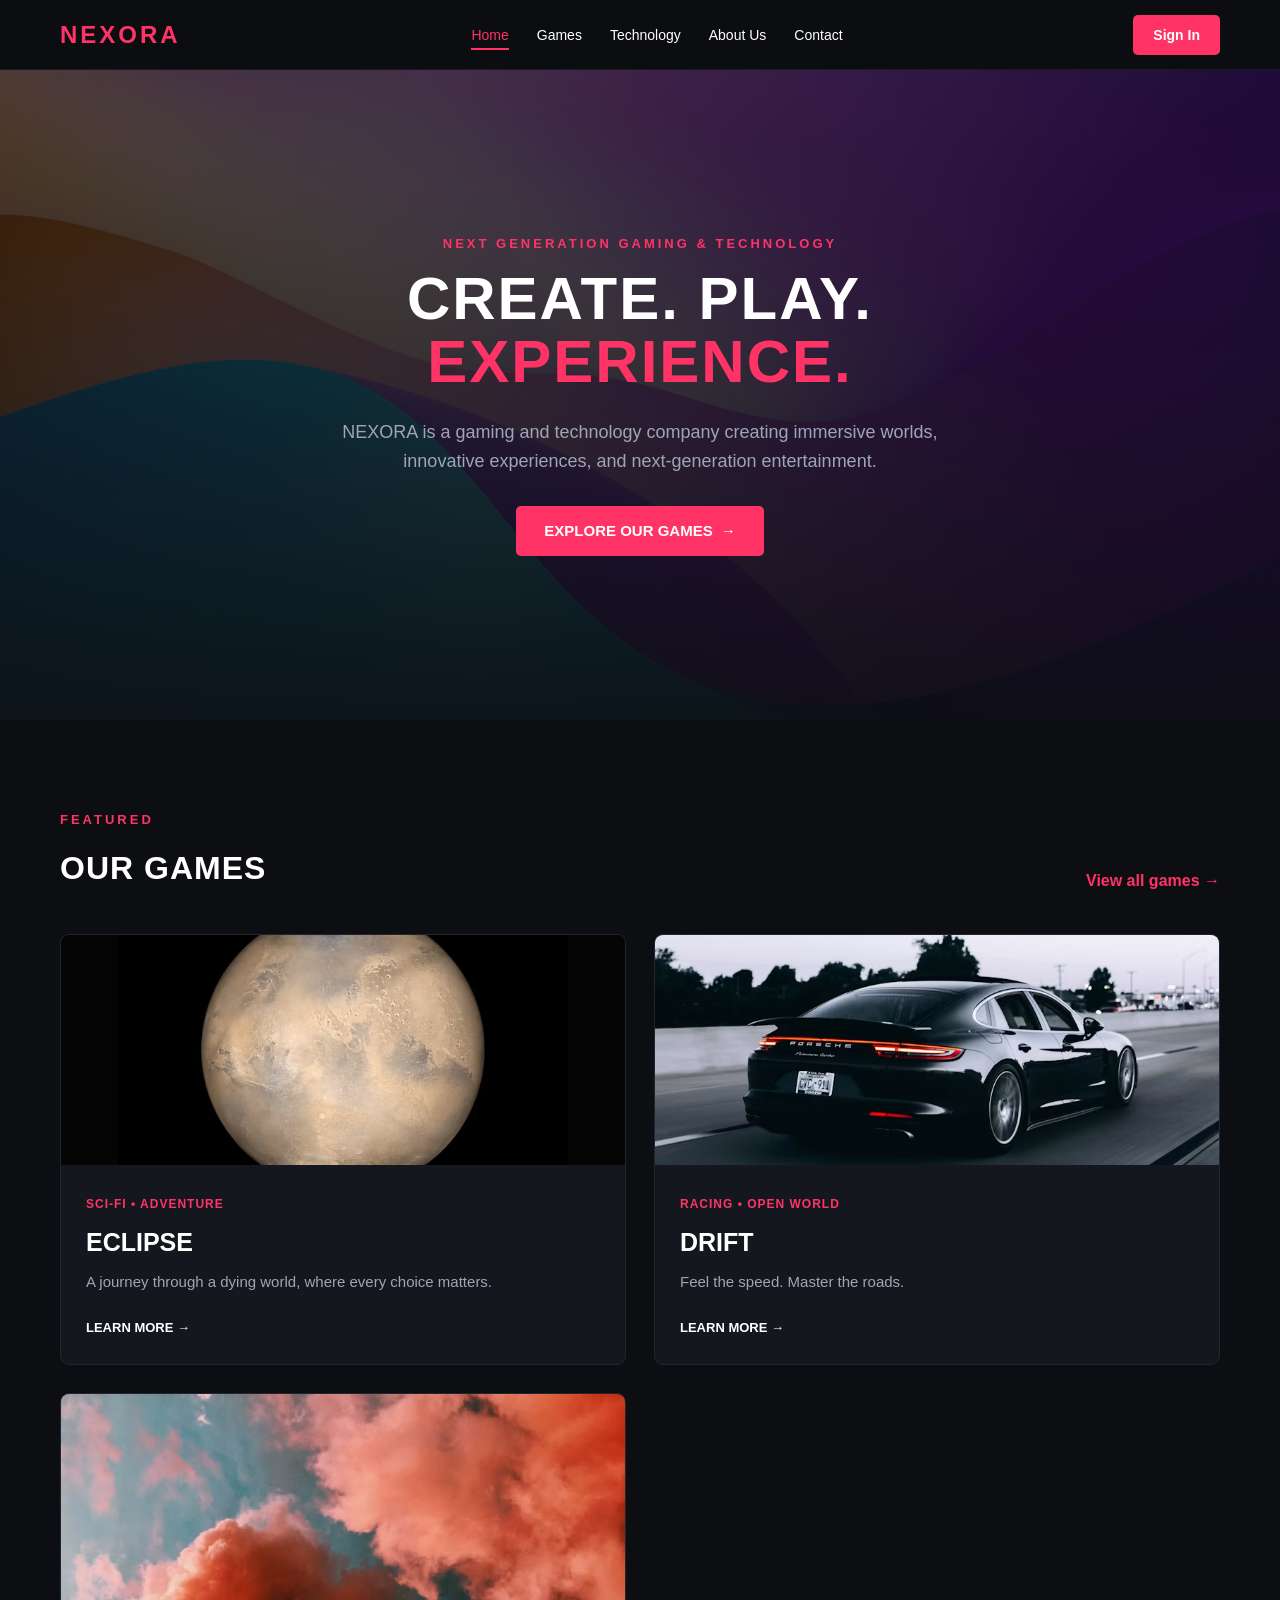
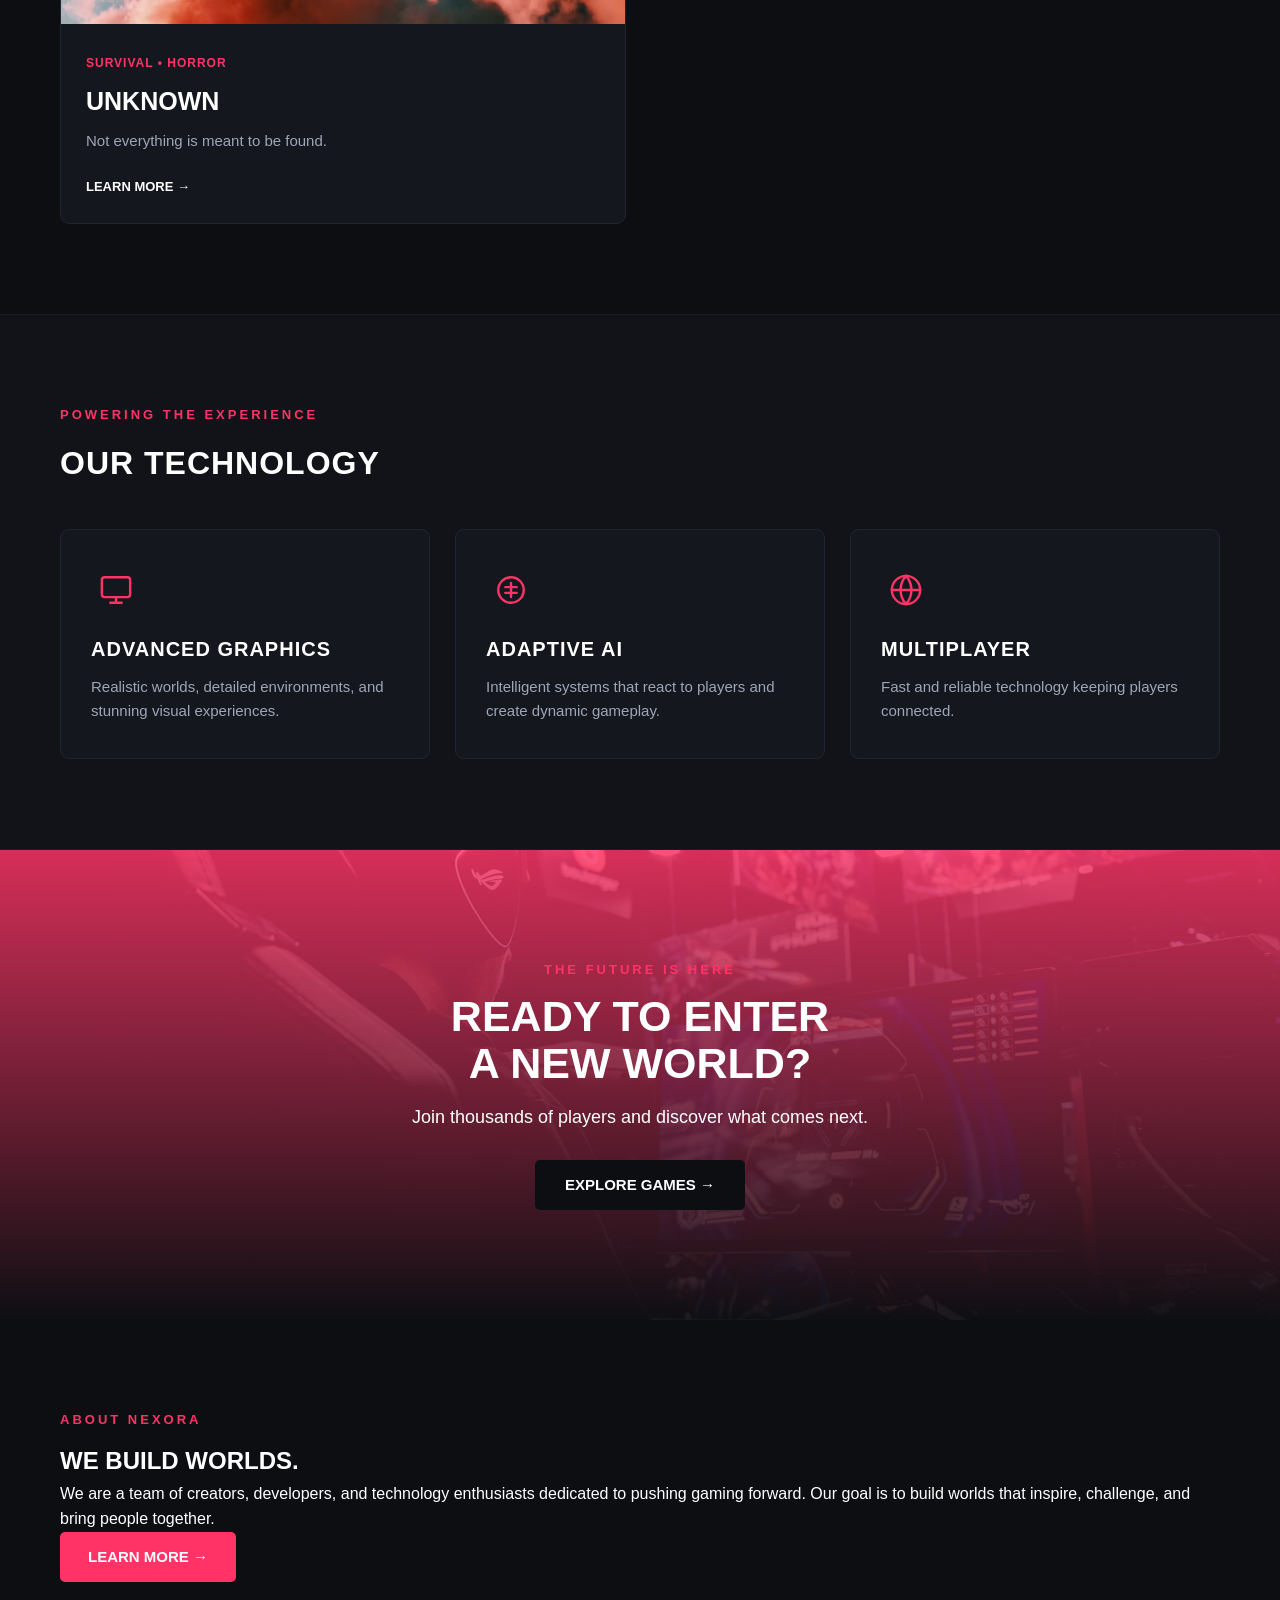
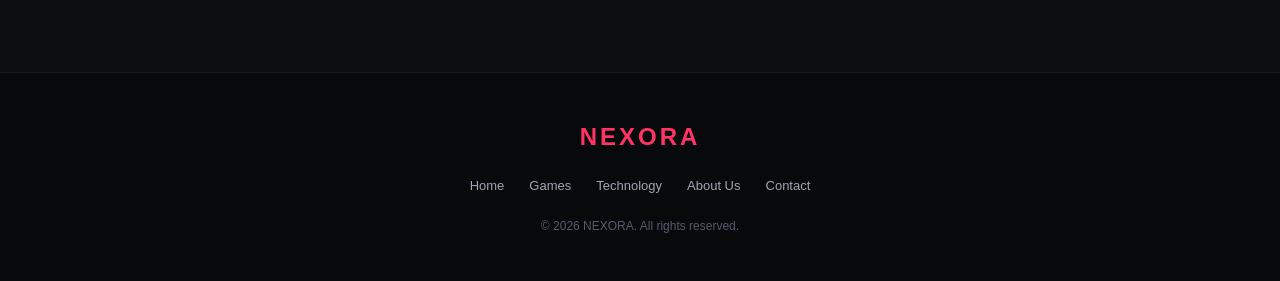
<file: index.html>
<!DOCTYPE html>
<html lang="en">
<head>
    <meta charset="UTF-8">
    <meta name="viewport" content="width=device-width, initial-scale=1.0">
    <link rel="stylesheet" href="style.css">
    <link rel="icon" type="image/png" href="./images/favicon.png">
    <title>NEXORA - Gaming & Technology</title>
</head>

<body>

<header>
    <div class="container navbar">

        <a href="index.html" class="logo">NEXORA</a>

        <nav>
            <!-- Hamburger button -->
             <input type="checkbox" id="menu-toggle">
             <label for="menu-toggle" class="hamburger">
                <span></span>
                <span></span>
                <span></span>
            </label>
            
            <ul class="nav-links">
                <li><a href="index.html" class="active">Home</a></li>
                <li><a href="games.html">Games</a></li>
                <li><a href="technology.html">Technology</a></li>
                <li><a href="about.html">About Us</a></li>
                <li><a href="contact.html">Contact</a></li>
            </ul>
        </nav>

        <a href="signin.html" class="btn-signin">Sign In</a>

    </div>
</header>


<main>

    <!-- HERO -->

    <section class="hero">
        <div class="container hero-content">

            <p class="sub-tag">NEXT GENERATION GAMING & TECHNOLOGY</p>

            <h1>CREATE. PLAY.<br><span>EXPERIENCE.</span></h1>

            <p class="hero-text">
                NEXORA is a gaming and technology company creating immersive
                worlds, innovative experiences, and next-generation entertainment.
            </p>

            <a href="games.html" class="btn-primary">
                EXPLORE OUR GAMES
                <span>→</span>
            </a>

        </div>
    </section>


    <!-- FEATURED GAMES -->

    <section class="section">
        <div class="container">

            <div class="section-header">
                <div>
                    <p class="sub-tag">FEATURED</p>
                    <h2>OUR GAMES</h2>
                </div>

                <a href="games.html" class="view-all">
                    View all games →
                </a>
            </div>


            <div class="games-grid">

                <article class="game-card">

                    <img src="./images/homeCard-1.png"
                         alt="Eclipse">

                    <div class="card-body">

                        <span class="genre">SCI-FI • ADVENTURE</span>

                        <h3>ECLIPSE</h3>

                        <p>
                            A journey through a dying world,
                            where every choice matters.
                        </p>

                        <a href="games.html" class="card-link">
                            LEARN MORE →
                        </a>

                    </div>
                </article>


                <article class="game-card">

                    <img src="./images/homeCard-2.png"
                         alt="Drift">

                    <div class="card-body">

                        <span class="genre">RACING • OPEN WORLD</span>

                        <h3>DRIFT</h3>

                        <p>
                            Feel the speed. Master the roads.
                        </p>

                        <a href="games.html" class="card-link">
                            LEARN MORE →
                        </a>

                    </div>
                </article>


                <article class="game-card">

                    <img src="./images/homeCard-3.png"
                         alt="Unknown">

                    <div class="card-body">

                        <span class="genre">SURVIVAL • HORROR</span>

                        <h3>UNKNOWN</h3>

                        <p>
                            Not everything is meant to be found.
                        </p>

                        <a href="games.html" class="card-link">
                            LEARN MORE →
                        </a>

                    </div>
                </article>

            </div>

        </div>
    </section>


    <!-- TECHNOLOGY -->

    <section class="dark-section">

        <div class="container">

            <div class="section-header">
                <div>
                    <p class="sub-tag">POWERING THE EXPERIENCE</p>
                    <h2>OUR TECHNOLOGY</h2>
                </div>
            </div>


            <div class="tech-grid">

                <article class="tech-card">

                    <div class="icon">
                        <svg viewBox="0 0 24 24">
                            <rect x="2" y="3" width="20" height="14" rx="2"/>
                            <line x1="8" y1="21" x2="16" y2="21"/>
                            <line x1="12" y1="17" x2="12" y2="21"/>
                        </svg>
                    </div>

                    <h3>ADVANCED GRAPHICS</h3>

                    <p>
                        Realistic worlds, detailed environments,
                        and stunning visual experiences.
                    </p>

                </article>


                <article class="tech-card">

                    <div class="icon">
                        <svg viewBox="0 0 24 24">
                            <circle cx="12" cy="12" r="9"/>
                            <path d="M12 7v10"/>
                            <path d="M8 10h8"/>
                            <path d="M8 14h8"/>
                        </svg>
                    </div>

                    <h3>ADAPTIVE AI</h3>

                    <p>
                        Intelligent systems that react to
                        players and create dynamic gameplay.
                    </p>

                </article>


                <article class="tech-card">

                    <div class="icon">
                        <svg viewBox="0 0 24 24">
                            <circle cx="12" cy="12" r="10"/>
                            <line x1="2" y1="12" x2="22" y2="12"/>
                            <path d="M12 2a15 15 0 0 1 0 20"/>
                            <path d="M12 2a15 15 0 0 0 0 20"/>
                        </svg>
                    </div>

                    <h3>MULTIPLAYER</h3>

                    <p>
                        Fast and reliable technology
                        keeping players connected.
                    </p>

                </article>

            </div>

        </div>
    </section>


    <!-- CTA -->

    <section class="cta">

        <div class="container">

            <p class="sub-tag">THE FUTURE IS HERE</p>

            <h2>READY TO ENTER<br>A NEW WORLD?</h2>

            <p>
                Join thousands of players and discover
                what comes next.
            </p>

            <a href="games.html" class="btn-dark">
                EXPLORE GAMES →
            </a>

        </div>

    </section>


    <!-- ABOUT -->

    <section class="section about-preview">

        <div class="container">

            <p class="sub-tag">ABOUT NEXORA</p>

            <h2>WE BUILD WORLDS.</h2>

            <p>
                We are a team of creators, developers, and technology
                enthusiasts dedicated to pushing gaming forward.
                Our goal is to build worlds that inspire, challenge,
                and bring people together.
            </p>

            <a href="about.html" class="btn-primary">
                LEARN MORE →
            </a>

        </div>

    </section>

</main>


<footer>

    <div class="container footer-content">

        <a href="index.html" class="logo">NEXORA</a>

        <ul class="footer-links">
            <li><a href="index.html">Home</a></li>
            <li><a href="games.html">Games</a></li>
            <li><a href="technology.html">Technology</a></li>
            <li><a href="about.html">About Us</a></li>
            <li><a href="contact.html">Contact</a></li>
        </ul>

        <p>© 2026 NEXORA. All rights reserved.</p>

    </div>

</footer>

</body>
</html>
</file>
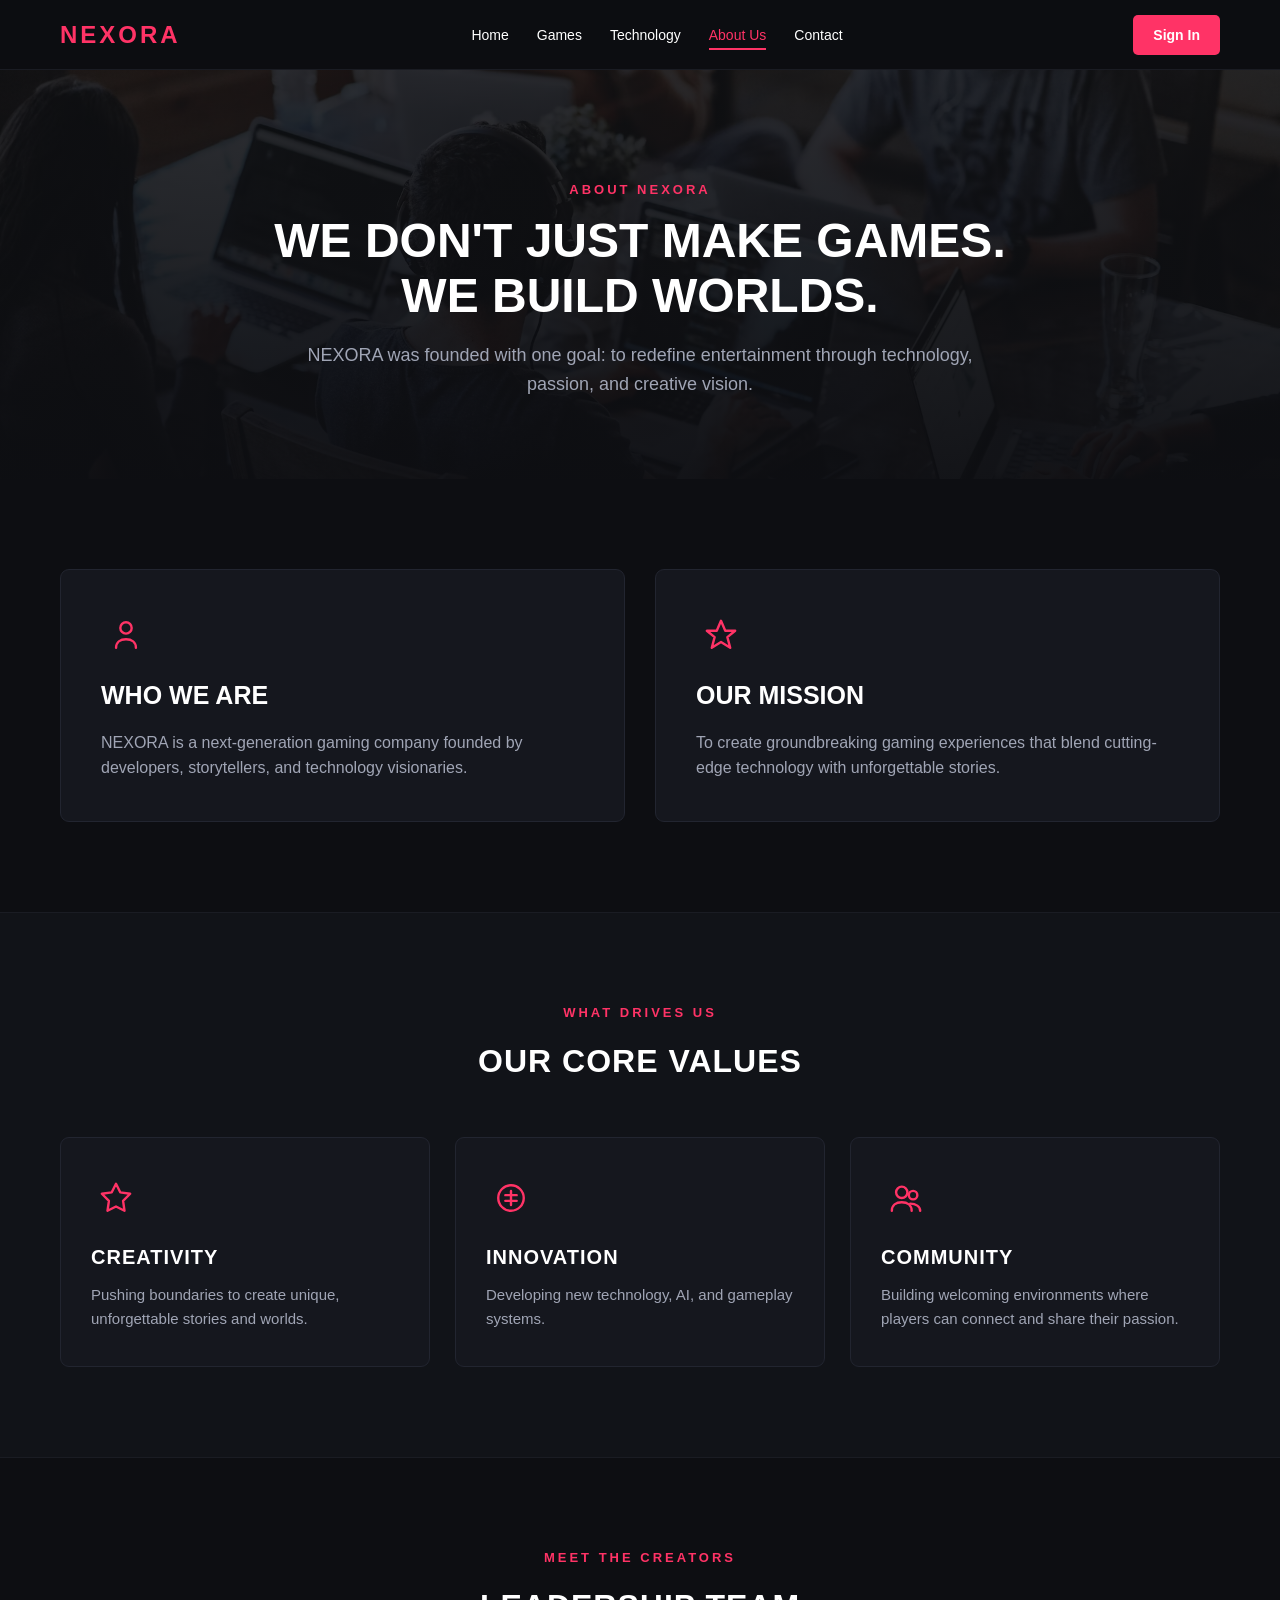
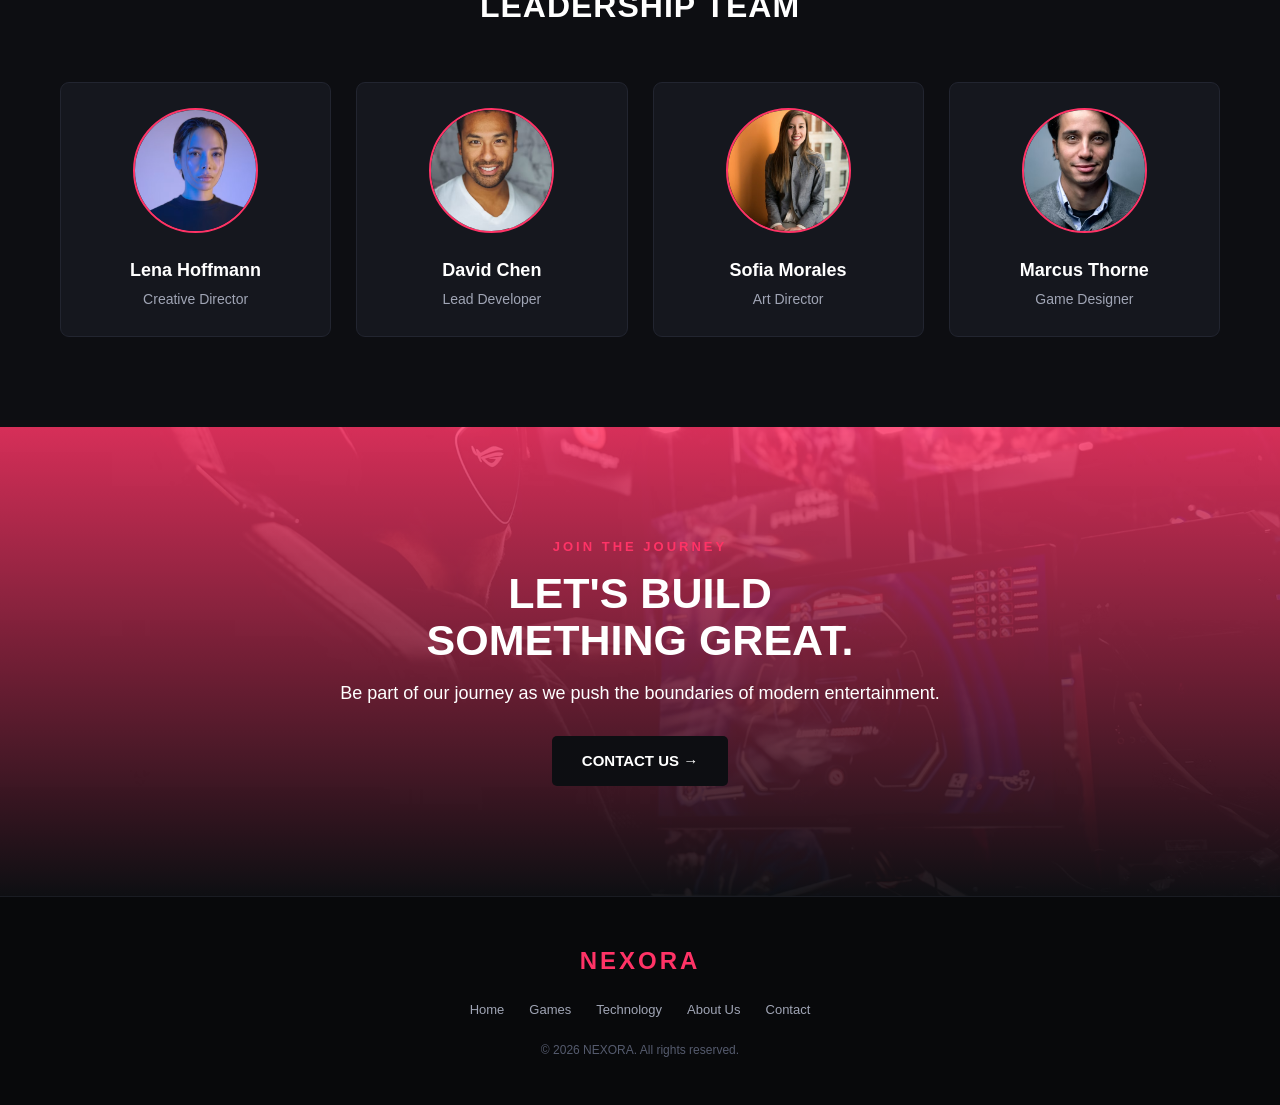
<file: about.html>
<!DOCTYPE html>
<html lang="en">
<head>
    <meta charset="UTF-8">
    <meta name="viewport" content="width=device-width, initial-scale=1.0">
    <link rel="stylesheet" href="style.css">
    <link rel="icon" type="image/png" href="./images/favicon.png">
    <title>NEXORA - About Us</title>
</head>

<body>

<header>
    <div class="container navbar">

        <a href="index.html" class="logo">NEXORA</a>

        <nav>
            <!-- Hamburger button -->
            <input type="checkbox" id="menu-toggle">
            <label for="menu-toggle" class="hamburger">
                <span></span>
                <span></span>
                <span></span>
            </label>

            <ul class="nav-links">
                <li><a href="index.html">Home</a></li>
                <li><a href="games.html">Games</a></li>
                <li><a href="technology.html">Technology</a></li>
                <li><a href="about.html" class="active">About Us</a></li>
                <li><a href="contact.html">Contact</a></li>
            </ul>
        </nav>

        <a href="signin.html" class="btn-signin">Sign In</a>

    </div>
</header>


<main>

    <section class="page-hero about-hero">

        <div class="container">

            <p class="sub-tag">ABOUT NEXORA</p>

            <h1>WE DON'T JUST MAKE GAMES.<br>WE BUILD WORLDS.</h1>

            <p>
                NEXORA was founded with one goal:
                to redefine entertainment through technology,
                passion, and creative vision.
            </p>

        </div>

    </section>


    <section class="section">

        <div class="container">

            <div class="info-grid">

                <article class="info-box">

                    <div class="icon">
                        <svg viewBox="0 0 24 24">
                            <circle cx="12" cy="7" r="4"/>
                            <path d="M5 21c0-4 3-6 7-6s7 2 7 6"/>
                        </svg>
                    </div>

                    <h2>WHO WE ARE</h2>

                    <p>
                        NEXORA is a next-generation gaming company
                        founded by developers, storytellers, and
                        technology visionaries.
                    </p>

                </article>


                <article class="info-box">

                    <div class="icon">
                        <svg viewBox="0 0 24 24">
                            <path d="M12 2l3 7h7l-5.5 4.5L18.5 21 12 17l-6.5 4L7.5 13.5 2 9h7z"/>
                        </svg>
                    </div>

                    <h2>OUR MISSION</h2>

                    <p>
                        To create groundbreaking gaming experiences
                        that blend cutting-edge technology with
                        unforgettable stories.
                    </p>

                </article>

            </div>

        </div>

    </section>


    <section class="dark-section">

        <div class="container">

            <div class="section-title">

                <p class="sub-tag">WHAT DRIVES US</p>

                <h2>OUR CORE VALUES</h2>

            </div>


            <div class="tech-grid">

                <article class="tech-card">

                    <div class="icon">
                        <svg viewBox="0 0 24 24">
                            <polygon points="12 2 15 8 22 9 17 14 18 21 12 18 6 21 7 14 2 9 9 8"/>
                        </svg>
                    </div>

                    <h3>CREATIVITY</h3>

                    <p>
                        Pushing boundaries to create unique,
                        unforgettable stories and worlds.
                    </p>

                </article>


                <article class="tech-card">

                    <div class="icon">
                        <svg viewBox="0 0 24 24">
                            <circle cx="12" cy="12" r="9"/>
                            <path d="M12 7v10"/>
                            <path d="M8 10h8"/>
                            <path d="M8 14h8"/>
                        </svg>
                    </div>

                    <h3>INNOVATION</h3>

                    <p>
                        Developing new technology, AI,
                        and gameplay systems.
                    </p>

                </article>


                <article class="tech-card">

                    <div class="icon">
                        <svg viewBox="0 0 24 24">
                            <circle cx="9" cy="8" r="4"/>
                            <circle cx="17" cy="10" r="3"/>
                            <path d="M2 21c0-4 3-6 7-6s7 2 7 6"/>
                            <path d="M15 16c4 0 7 2 7 5"/>
                        </svg>
                    </div>

                    <h3>COMMUNITY</h3>

                    <p>
                        Building welcoming environments where
                        players can connect and share their passion.
                    </p>

                </article>

            </div>

        </div>

    </section>


    <section class="section">

        <div class="container">

            <div class="section-title">

                <p class="sub-tag">MEET THE CREATORS</p>

                <h2>LEADERSHIP TEAM</h2>

            </div>


            <div class="team-grid">

                <article class="team-card">

                    <img src="./images/about-1.png"
                         alt="Lena Hoffmann">

                    <h3>Lena Hoffmann</h3>

                    <p>Creative Director</p>

                </article>


                <article class="team-card">

                    <img src="./images/about-2.png"
                         alt="David Chen">

                    <h3>David Chen</h3>

                    <p>Lead Developer</p>

                </article>


                <article class="team-card">

                    <img src="./images/about-3.png"
                         alt="Sofia Morales">

                    <h3>Sofia Morales</h3>

                    <p>Art Director</p>

                </article>


                <article class="team-card">

                    <img src="./images/about-4.png"
                         alt="Marcus Thorne">

                    <h3>Marcus Thorne</h3>

                    <p>Game Designer</p>

                </article>

            </div>

        </div>

    </section>


    <section class="cta">

        <div class="container">

            <p class="sub-tag">JOIN THE JOURNEY</p>

            <h2>LET'S BUILD<br>SOMETHING GREAT.</h2>

            <p>
                Be part of our journey as we push
                the boundaries of modern entertainment.
            </p>

            <a href="contact.html" class="btn-dark">
                CONTACT US →
            </a>

        </div>

    </section>

</main>


<footer>

    <div class="container footer-content">

        <a href="index.html" class="logo">NEXORA</a>

        <ul class="footer-links">
            <li><a href="index.html">Home</a></li>
            <li><a href="games.html">Games</a></li>
            <li><a href="technology.html">Technology</a></li>
            <li><a href="about.html">About Us</a></li>
            <li><a href="contact.html">Contact</a></li>
        </ul>

        <p>© 2026 NEXORA. All rights reserved.</p>

    </div>

</footer>

</body>
</html>
</file>
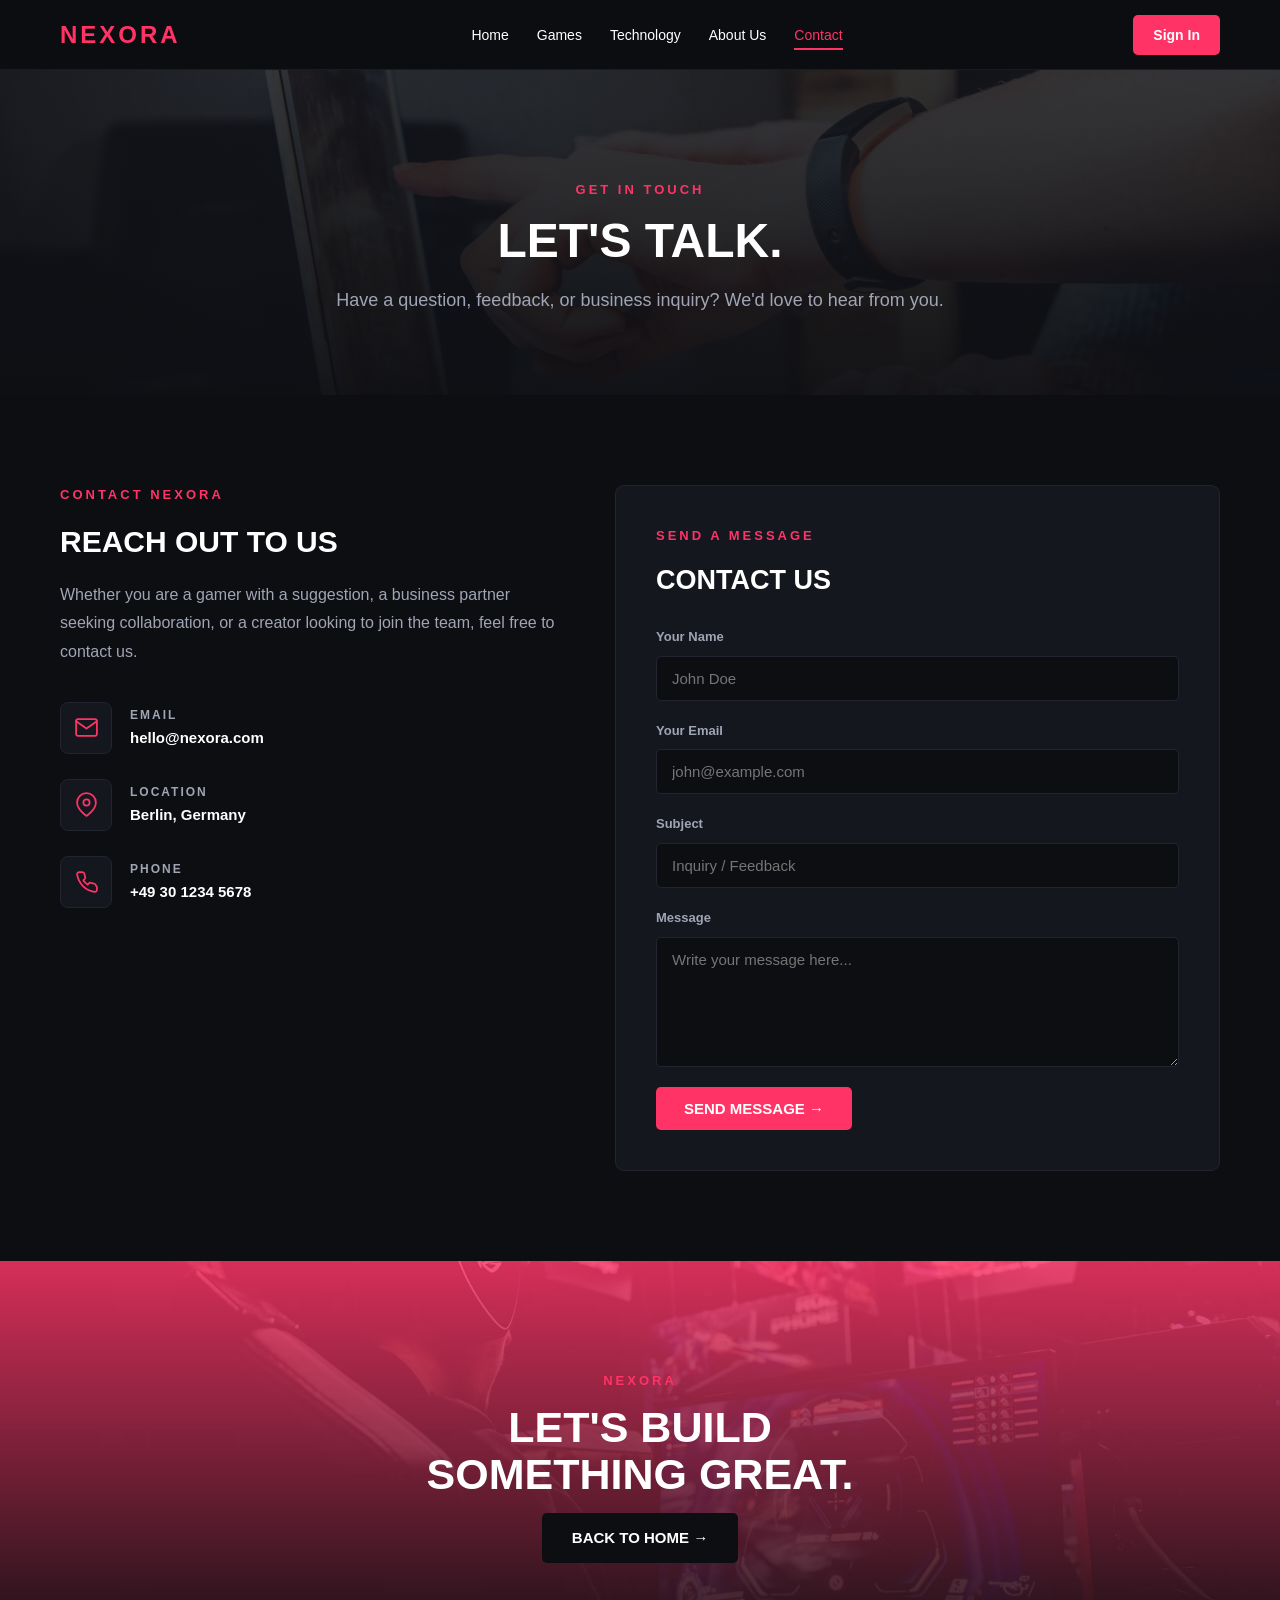
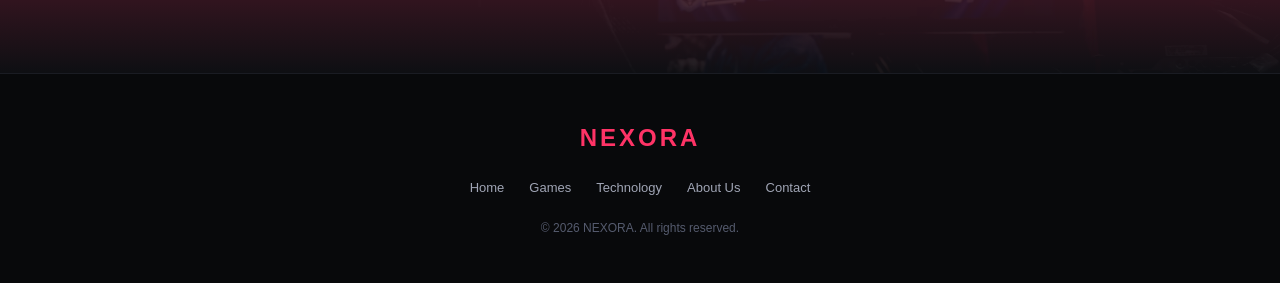
<file: contact.html>
<!DOCTYPE html>
<html lang="en">
<head>
    <meta charset="UTF-8">
    <meta name="viewport" content="width=device-width, initial-scale=1.0">
    <link rel="stylesheet" href="style.css">
    <link rel="icon" type="image/png" href="./images/favicon.png">
    <title>NEXORA - Contact</title>
</head>

<body>

<header>
    <div class="container navbar">

        <a href="index.html" class="logo">NEXORA</a>

        <nav>
            <!-- Hamburger button -->
            <input type="checkbox" id="menu-toggle">
            <label for="menu-toggle" class="hamburger">
                <span></span>
                <span></span>
                <span></span>
            </label>

            <ul class="nav-links">
                <li><a href="index.html">Home</a></li>
                <li><a href="games.html">Games</a></li>
                <li><a href="technology.html">Technology</a></li>
                <li><a href="about.html">About Us</a></li>
                <li><a href="contact.html" class="active">Contact</a></li>
            </ul>
        </nav>

        <a href="signin.html" class="btn-signin">Sign In</a>

    </div>
</header>


<main>

    <section class="page-hero contact-hero">

        <div class="container">

            <p class="sub-tag">GET IN TOUCH</p>

            <h1>LET'S TALK.</h1>

            <p>
                Have a question, feedback, or business inquiry?
                We'd love to hear from you.
            </p>

        </div>

    </section>


    <section class="section">

        <div class="container">

            <div class="contact-grid">

                <div class="contact-info">

                    <p class="sub-tag">CONTACT NEXORA</p>

                    <h2>REACH OUT TO US</h2>

                    <p class="info-desc">
                        Whether you are a gamer with a suggestion,
                        a business partner seeking collaboration,
                        or a creator looking to join the team,
                        feel free to contact us.
                    </p>


                    <div class="info-item">

                        <div class="icon-box">

                            <svg viewBox="0 0 24 24">
                                <rect x="2" y="4" width="20" height="16" rx="2"/>
                                <polyline points="2,6 12,13 22,6"/>
                            </svg>

                        </div>

                        <div>
                            <h4>EMAIL</h4>
                            <p>hello@nexora.com</p>
                        </div>

                    </div>


                    <div class="info-item">

                        <div class="icon-box">

                            <svg viewBox="0 0 24 24">
                                <path d="M21 10c0 7-9 13-9 13S3 17 3 10a9 9 0 0 1 18 0z"/>
                                <circle cx="12" cy="10" r="3"/>
                            </svg>

                        </div>

                        <div>
                            <h4>LOCATION</h4>
                            <p>Berlin, Germany</p>
                        </div>

                    </div>


                    <div class="info-item">

                        <div class="icon-box">

                            <svg viewBox="0 0 24 24">
                                <path d="M22 16.9v3a2 2 0 0 1-2.2 2A19.8 19.8 0 0 1 3 5.2 2 2 0 0 1 5 3h3a2 2 0 0 1 2 1.7c.1 1 .4 2 .7 2.8a2 2 0 0 1-.4 2.1L9 11a16 16 0 0 0 4 4l1.4-1.3a2 2 0 0 1 2.1-.4c.9.3 1.8.6 2.8.7a2 2 0 0 1 1.7 1.9z"/>
                            </svg>

                        </div>

                        <div>
                            <h4>PHONE</h4>
                            <p>+49 30 1234 5678</p>
                        </div>

                    </div>

                </div>


                <div class="form-card">

                    <p class="sub-tag">SEND A MESSAGE</p>

                    <h2>CONTACT US</h2>

                    <form>

                        <div class="form-group">

                            <label for="name">Your Name</label>

                            <input
                                type="text"
                                id="name"
                                name="name"
                                placeholder="John Doe"
                                required
                            >

                        </div>


                        <div class="form-group">

                            <label for="email">Your Email</label>

                            <input
                                type="email"
                                id="email"
                                name="email"
                                placeholder="john@example.com"
                                required
                            >

                        </div>


                        <div class="form-group">

                            <label for="subject">Subject</label>

                            <input
                                type="text"
                                id="subject"
                                name="subject"
                                placeholder="Inquiry / Feedback"
                                required
                            >

                        </div>


                        <div class="form-group">

                            <label for="message">Message</label>

                            <textarea
                                id="message"
                                name="message"
                                rows="6"
                                placeholder="Write your message here..."
                                required
                            ></textarea>

                        </div>


                        <button type="submit" class="btn-primary">
                            SEND MESSAGE →
                        </button>

                    </form>

                </div>

            </div>

        </div>

    </section>


    <section class="cta">

        <div class="container">

            <p class="sub-tag">NEXORA</p>

            <h2>LET'S BUILD<br>SOMETHING GREAT.</h2>

            <a href="index.html" class="btn-dark">
                BACK TO HOME →
            </a>

        </div>

    </section>

</main>


<footer>

    <div class="container footer-content">

        <a href="index.html" class="logo">NEXORA</a>

        <ul class="footer-links">
            <li><a href="index.html">Home</a></li>
            <li><a href="games.html">Games</a></li>
            <li><a href="technology.html">Technology</a></li>
            <li><a href="about.html">About Us</a></li>
            <li><a href="contact.html">Contact</a></li>
        </ul>

        <p>© 2026 NEXORA. All rights reserved.</p>

    </div>

</footer>

</body>
</html>
</file>
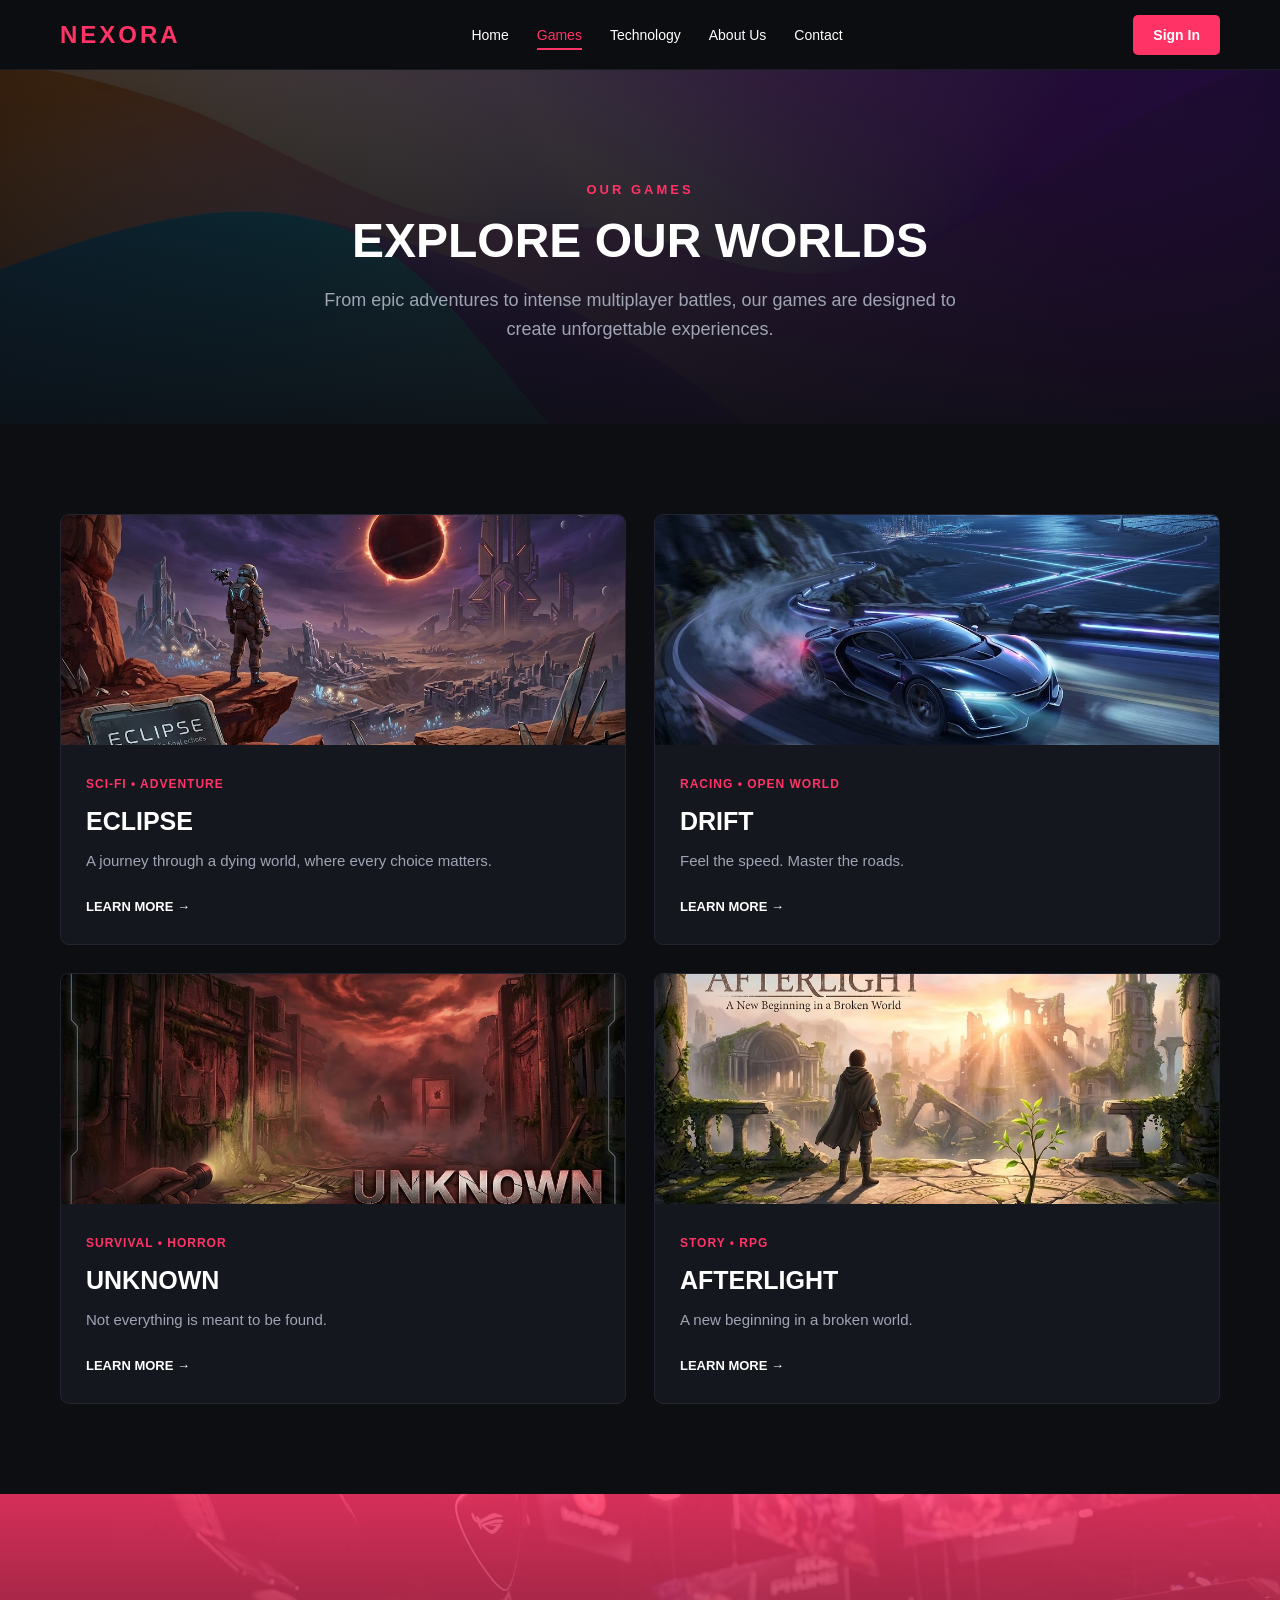
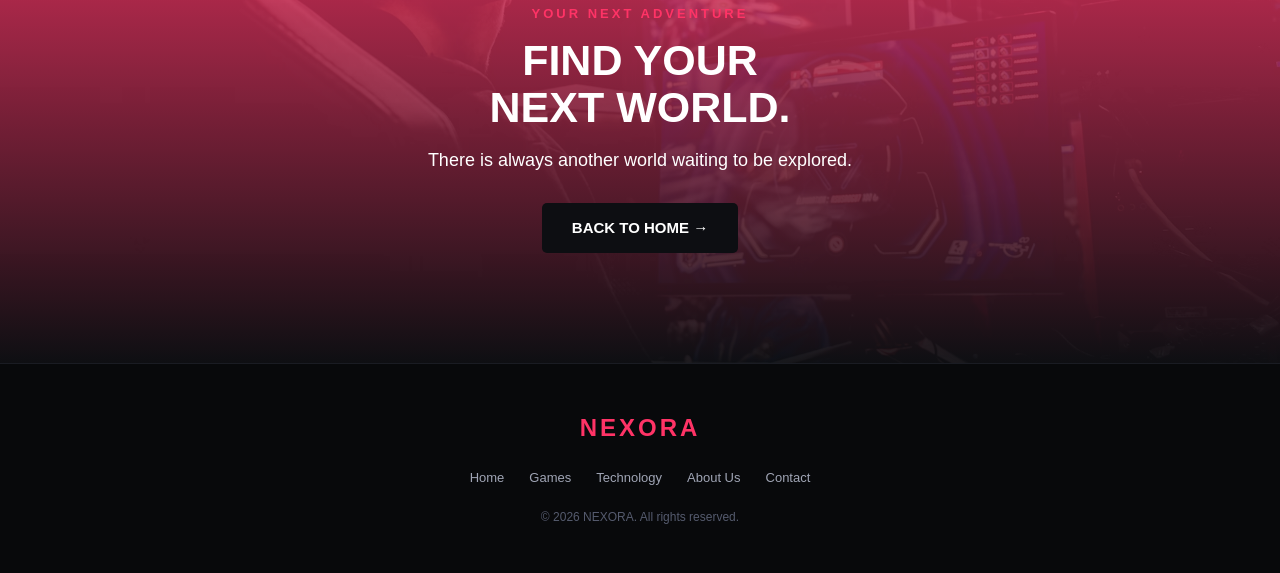
<file: games.html>
<!DOCTYPE html>
<html lang="en">
<head>
    <meta charset="UTF-8">
    <meta name="viewport" content="width=device-width, initial-scale=1.0">
    <link rel="stylesheet" href="style.css">
    <link rel="icon" type="image/png" href="./images/favicon.png">
    <title>NEXORA - Games</title>
</head>

<body>

<header>
    <div class="container navbar">

        <a href="index.html" class="logo">NEXORA</a>

        <nav>
            <!-- Hamburger button -->
             <input type="checkbox" id="menu-toggle">
             <label for="menu-toggle" class="hamburger">
                <span></span>
                <span></span>
                <span></span>
            </label>
            
            <ul class="nav-links">
                <li><a href="index.html">Home</a></li>
                <li><a href="games.html" class="active">Games</a></li>
                <li><a href="technology.html">Technology</a></li>
                <li><a href="about.html">About Us</a></li>
                <li><a href="contact.html">Contact</a></li>
            </ul>
        </nav>

        <a href="signin.html" class="btn-signin">Sign In</a>

    </div>
</header>


<main>

    <section class="page-hero">

        <div class="container">

            <p class="sub-tag">OUR GAMES</p>

            <h1>EXPLORE OUR WORLDS</h1>

            <p>
                From epic adventures to intense multiplayer battles,
                our games are designed to create unforgettable experiences.
            </p>

        </div>

    </section>


    <section class="section">

        <div class="container">

            <div class="games-grid">

                <article class="game-card">

                    <img src="./images/gameCard-1.png"
                         alt="Eclipse">

                    <div class="card-body">

                        <span class="genre">SCI-FI • ADVENTURE</span>

                        <h3>ECLIPSE</h3>

                        <p>
                            A journey through a dying world,
                            where every choice matters.
                        </p>

                        <a href="#" class="card-link">
                            LEARN MORE →
                        </a>

                    </div>
                </article>


                <article class="game-card">

                    <img src="./images/gameCard-2.png"
                         alt="Drift">

                    <div class="card-body">

                        <span class="genre">RACING • OPEN WORLD</span>

                        <h3>DRIFT</h3>

                        <p>
                            Feel the speed. Master the roads.
                        </p>

                        <a href="#" class="card-link">
                            LEARN MORE →
                        </a>

                    </div>
                </article>


                <article class="game-card">

                    <img src="./images/gameCard-3.png"
                         alt="Unknown">

                    <div class="card-body">

                        <span class="genre">SURVIVAL • HORROR</span>

                        <h3>UNKNOWN</h3>

                        <p>
                            Not everything is meant to be found.
                        </p>

                        <a href="#" class="card-link">
                            LEARN MORE →
                        </a>

                    </div>
                </article>


                <article class="game-card">

                    <img src="./images/gameCard-4.png"
                         alt="Afterlight">

                    <div class="card-body">

                        <span class="genre">STORY • RPG</span>

                        <h3>AFTERLIGHT</h3>

                        <p>
                            A new beginning in a broken world.
                        </p>

                        <a href="#" class="card-link">
                            LEARN MORE →
                        </a>

                    </div>
                </article>

            </div>

        </div>

    </section>


    <section class="cta">

        <div class="container">

            <p class="sub-tag">YOUR NEXT ADVENTURE</p>

            <h2>FIND YOUR<br>NEXT WORLD.</h2>

            <p>
                There is always another world waiting to be explored.
            </p>

            <a href="index.html" class="btn-dark">
                BACK TO HOME →
            </a>

        </div>

    </section>

</main>


<footer>

    <div class="container footer-content">

        <a href="index.html" class="logo">NEXORA</a>

        <ul class="footer-links">
            <li><a href="index.html">Home</a></li>
            <li><a href="games.html">Games</a></li>
            <li><a href="technology.html">Technology</a></li>
            <li><a href="about.html">About Us</a></li>
            <li><a href="contact.html">Contact</a></li>
        </ul>

        <p>© 2026 NEXORA. All rights reserved.</p>

    </div>

</footer>

</body>
</html>
</file>
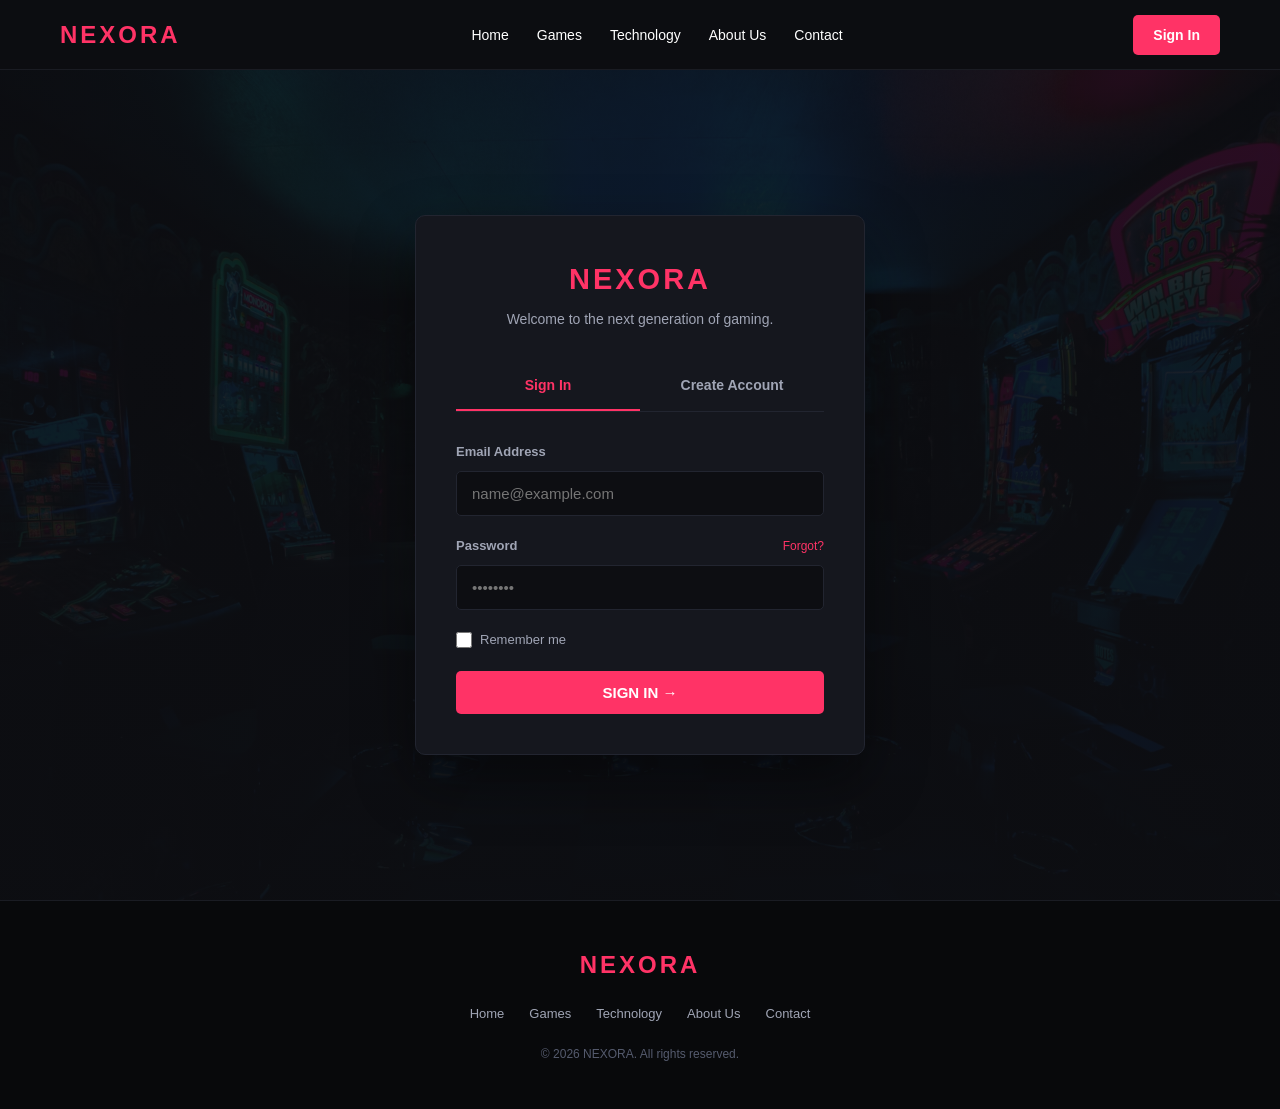
<file: signin.html>
<!DOCTYPE html>
<html lang="en">
<head>
    <meta charset="UTF-8">
    <meta name="viewport" content="width=device-width, initial-scale=1.0">
    <link rel="stylesheet" href="style.css">
    <link rel="icon" type="image/png" href="./images/favicon.png">
    <title>NEXORA - Account</title>
</head>

<body>

<header>
    <div class="container navbar">

        <a href="index.html" class="logo">NEXORA</a>

        <nav>
            <!-- Hamburger button -->
             <input type="checkbox" id="menu-toggle">
             <label for="menu-toggle" class="hamburger">
                <span></span>
                <span></span>
                <span></span>
            </label>
            
            <ul class="nav-links">
                <li><a href="index.html">Home</a></li>
                <li><a href="games.html">Games</a></li>
                <li><a href="technology.html">Technology</a></li>
                <li><a href="about.html">About Us</a></li>
                <li><a href="contact.html">Contact</a></li>
            </ul>
        </nav>

        <a href="signin.html" class="btn-signin">Sign In</a>

    </div>
</header>


<main class="auth-page">

    <div class="auth-card">

        <div class="auth-header">

            <a href="index.html" class="logo">
                NEXORA
            </a>

            <p>
                Welcome to the next generation of gaming.
            </p>

        </div>


        <!-- CSS ONLY TAB SYSTEM -->

        <input type="radio"
               name="account"
               id="signin-tab"
               checked>

        <input type="radio"
               name="account"
               id="signup-tab">


        <div class="auth-tabs">

            <label for="signin-tab">
                Sign In
            </label>

            <label for="signup-tab">
                Create Account
            </label>

        </div>


        <!-- SIGN IN -->

        <form class="auth-form signin-form">

            <div class="form-group">

                <label for="signin-email">
                    Email Address
                </label>

                <input
                    type="email"
                    id="signin-email"
                    placeholder="name@example.com"
                    required
                >

            </div>


            <div class="form-group">

                <div class="label-row">

                    <label for="signin-password">
                        Password
                    </label>

                    <a href="#">
                        Forgot?
                    </a>

                </div>

                <input
                    type="password"
                    id="signin-password"
                    placeholder="••••••••"
                    required
                >

            </div>


            <label class="remember">

                <input type="checkbox">

                <span>
                    Remember me
                </span>

            </label>


            <button type="submit" class="btn-primary">
                SIGN IN →
            </button>

        </form>


        <!-- SIGN UP -->

        <form class="auth-form signup-form">

            <div class="form-group">

                <label for="username">
                    Username
                </label>

                <input
                    type="text"
                    id="username"
                    placeholder="GamerTag123"
                    required
                >

            </div>


            <div class="form-group">

                <label for="signup-email">
                    Email Address
                </label>

                <input
                    type="email"
                    id="signup-email"
                    placeholder="name@example.com"
                    required
                >

            </div>


            <div class="form-group">

                <label for="signup-password">
                    Password
                </label>

                <input
                    type="password"
                    id="signup-password"
                    placeholder="••••••••"
                    required
                >

            </div>


            <label class="remember">

                <input type="checkbox" required>

                <span>
                    I agree to Terms & Conditions
                </span>

            </label>


            <button type="submit" class="btn-primary">
                CREATE ACCOUNT →
            </button>

        </form>

    </div>

</main>


<footer>

    <div class="container footer-content">

        <a href="index.html" class="logo">
            NEXORA
        </a>

        <ul class="footer-links">
            <li><a href="index.html">Home</a></li>
            <li><a href="games.html">Games</a></li>
            <li><a href="technology.html">Technology</a></li>
            <li><a href="about.html">About Us</a></li>
            <li><a href="contact.html">Contact</a></li>
        </ul>

        <p>© 2026 NEXORA. All rights reserved.</p>

    </div>

</footer>

</body>
</html>
</file>
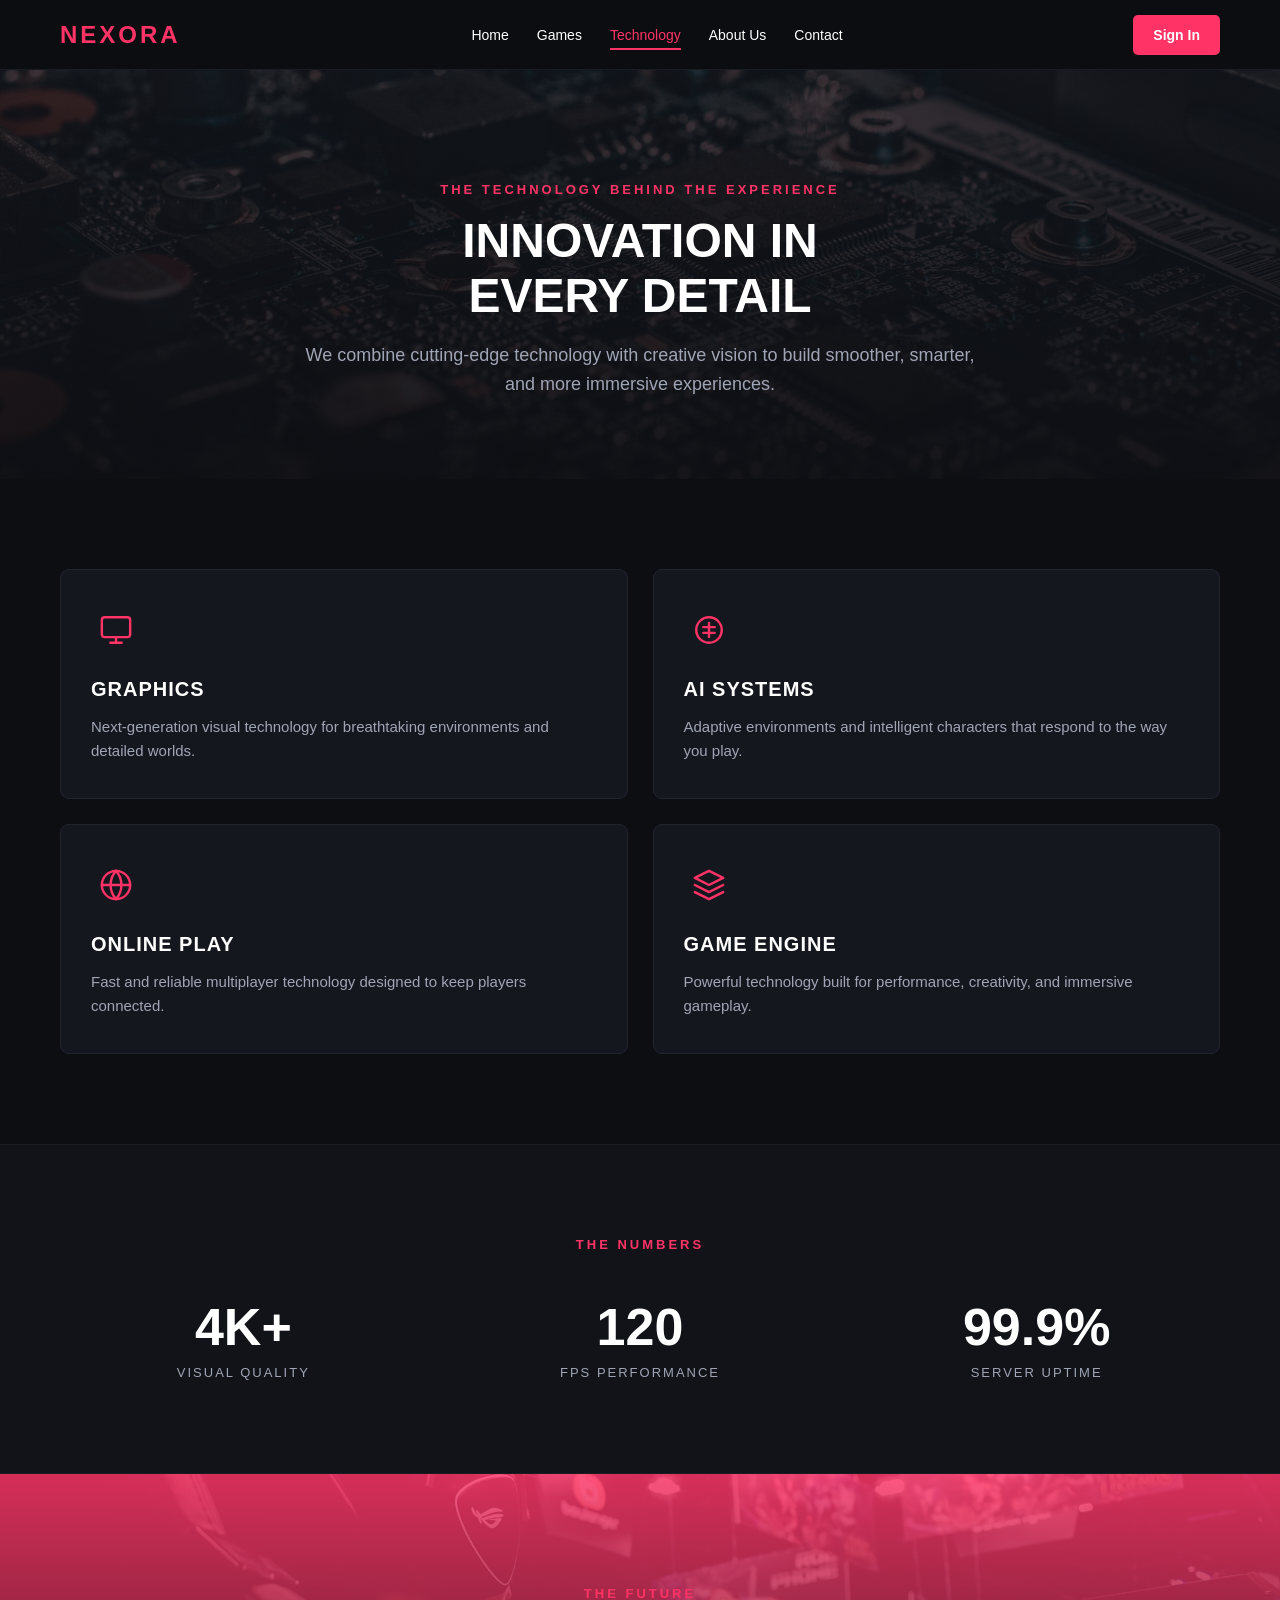
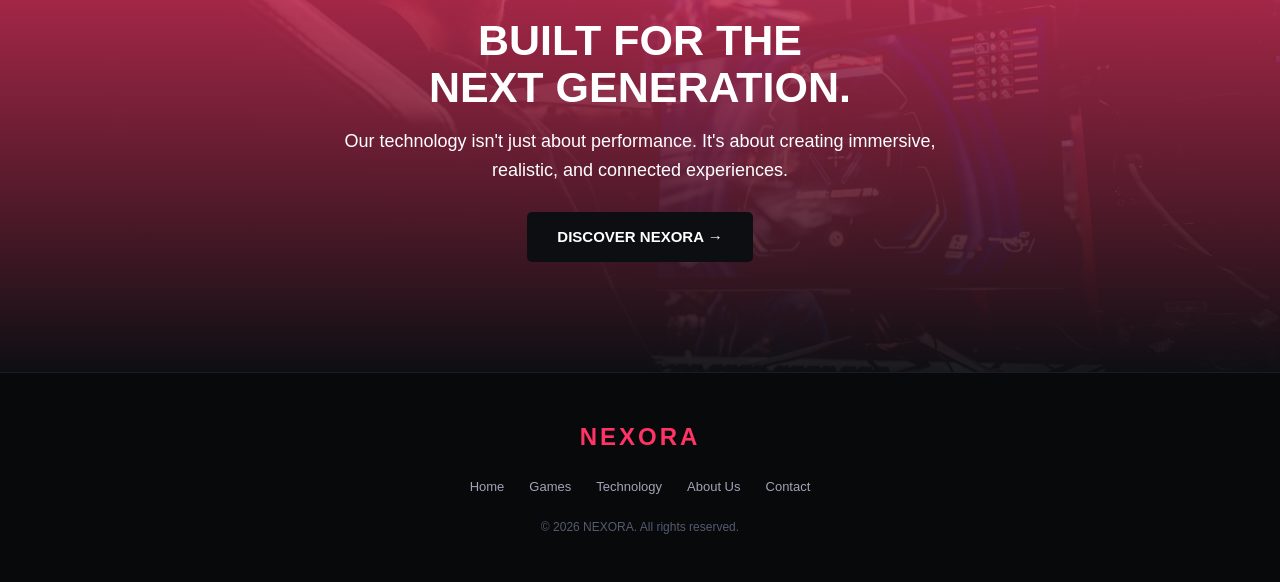
<file: technology.html>
<!DOCTYPE html>
<html lang="en">
<head>
    <meta charset="UTF-8">
    <meta name="viewport" content="width=device-width, initial-scale=1.0">
    <link rel="stylesheet" href="style.css">
    <link rel="icon" type="image/png" href="./images/favicon.png">
    <title>NEXORA - Technology</title>
</head>

<body>

<header>
    <div class="container navbar">

        <a href="index.html" class="logo">NEXORA</a>

        <nav>
            <!-- Hamburger button -->
             <input type="checkbox" id="menu-toggle">
             <label for="menu-toggle" class="hamburger">
                <span></span>
                <span></span>
                <span></span>
            </label>
            <ul class="nav-links">
                <li><a href="index.html">Home</a></li>
                <li><a href="games.html">Games</a></li>
                <li><a href="technology.html" class="active">Technology</a></li>
                <li><a href="about.html">About Us</a></li>
                <li><a href="contact.html">Contact</a></li>
            </ul>
        </nav>

        <a href="signin.html" class="btn-signin">Sign In</a>

    </div>
</header>


<main>

    <section class="page-hero technology-hero">

        <div class="container">

            <p class="sub-tag">THE TECHNOLOGY BEHIND THE EXPERIENCE</p>

            <h1>INNOVATION IN<br>EVERY DETAIL</h1>

            <p>
                We combine cutting-edge technology with creative vision
                to build smoother, smarter, and more immersive experiences.
            </p>

        </div>

    </section>


    <section class="section">

        <div class="container">

            <div class="tech-grid large-grid">

                <article class="tech-card">

                    <div class="icon">
                        <svg viewBox="0 0 24 24">
                            <rect x="2" y="3" width="20" height="14" rx="2"/>
                            <line x1="8" y1="21" x2="16" y2="21"/>
                            <line x1="12" y1="17" x2="12" y2="21"/>
                        </svg>
                    </div>

                    <h3>GRAPHICS</h3>

                    <p>
                        Next-generation visual technology for
                        breathtaking environments and detailed worlds.
                    </p>

                </article>


                <article class="tech-card">

                    <div class="icon">
                        <svg viewBox="0 0 24 24">
                            <circle cx="12" cy="12" r="9"/>
                            <path d="M12 7v10"/>
                            <path d="M8 10h8"/>
                            <path d="M8 14h8"/>
                        </svg>
                    </div>

                    <h3>AI SYSTEMS</h3>

                    <p>
                        Adaptive environments and intelligent characters
                        that respond to the way you play.
                    </p>

                </article>


                <article class="tech-card">

                    <div class="icon">
                        <svg viewBox="0 0 24 24">
                            <circle cx="12" cy="12" r="10"/>
                            <line x1="2" y1="12" x2="22" y2="12"/>
                            <path d="M12 2a15 15 0 0 1 0 20"/>
                            <path d="M12 2a15 15 0 0 0 0 20"/>
                        </svg>
                    </div>

                    <h3>ONLINE PLAY</h3>

                    <p>
                        Fast and reliable multiplayer technology
                        designed to keep players connected.
                    </p>

                </article>


                <article class="tech-card">

                    <div class="icon">
                        <svg viewBox="0 0 24 24">
                            <polygon points="12 2 2 7 12 12 22 7 12 2"/>
                            <polyline points="2 17 12 22 22 17"/>
                            <polyline points="2 12 12 17 22 12"/>
                        </svg>
                    </div>

                    <h3>GAME ENGINE</h3>

                    <p>
                        Powerful technology built for performance,
                        creativity, and immersive gameplay.
                    </p>

                </article>

            </div>

        </div>

    </section>


    <section class="stats-section">

        <div class="container">

            <p class="sub-tag">THE NUMBERS</p>

            <div class="stats-grid">

                <div class="stat">
                    <h2>4K+</h2>
                    <p>Visual Quality</p>
                </div>

                <div class="stat">
                    <h2>120</h2>
                    <p>FPS Performance</p>
                </div>

                <div class="stat">
                    <h2>99.9%</h2>
                    <p>Server Uptime</p>
                </div>

            </div>

        </div>

    </section>


    <section class="cta">

        <div class="container">

            <p class="sub-tag">THE FUTURE</p>

            <h2>BUILT FOR THE<br>NEXT GENERATION.</h2>

            <p>
                Our technology isn't just about performance.
                It's about creating immersive, realistic,
                and connected experiences.
            </p>

            <a href="index.html" class="btn-dark">
                DISCOVER NEXORA →
            </a>

        </div>

    </section>

</main>


<footer>

    <div class="container footer-content">

        <a href="index.html" class="logo">NEXORA</a>

        <ul class="footer-links">
            <li><a href="index.html">Home</a></li>
            <li><a href="games.html">Games</a></li>
            <li><a href="technology.html">Technology</a></li>
            <li><a href="about.html">About Us</a></li>
            <li><a href="contact.html">Contact</a></li>
        </ul>

        <p>© 2026 NEXORA. All rights reserved.</p>

    </div>

</footer>

</body>
</html>
</file>
<file: style.css>
/* =========================================================
   NEXORA
   ONE GLOBAL STYLESHEET
   ========================================================= */


/* =========================================================
   RESET
   ========================================================= */

* {
    margin: 0;
    padding: 0;
    box-sizing: border-box;
}

html {
    scroll-behavior: smooth;
}

body {
    background: #0d0e12;
    color: #ffffff;
    font-family: "Segoe UI", Tahoma, Geneva, Verdana, sans-serif;
    line-height: 1.6;
    overflow-x: hidden;
}

a {
    color: inherit;
    text-decoration: none;
}

img {
    max-width: 100%;
}

button,
input,
textarea {
    font-family: inherit;
}


/* =========================================================
   VARIABLES
   ========================================================= */

:root {
    --pink: #ff3366;
    --pink-dark: #e02653;
    --bg: #0d0e12;
    --bg-dark: #08090b;
    --bg-light: #111318;
    --card: #15171e;
    --card-light: #171922;
    --border: #222530;
    --text-muted: #a0a5b5;
    --text-dark: #555b6e;
}


/* =========================================================
   GENERAL
   ========================================================= */

.container {
    width: 100%;
    max-width: 1200px;
    margin: auto;
    padding: 0 20px;
}

.section {
    padding: 90px 0;
}

.dark-section {
    padding: 90px 0;
    background: var(--bg-light);
    border-top: 1px solid #1a1c23;
    border-bottom: 1px solid #1a1c23;
}


/* =========================================================
   PAGE ANIMATION
   ========================================================= */

main {
    animation: pageEnter 0.7s ease both;
}

@keyframes pageEnter {
    from {
        opacity: 0;
        transform: translateY(15px);
    }

    to {
        opacity: 1;
        transform: translateY(0);
    }
}


/* =========================================================
   HEADER
   ========================================================= */

header {
    height: 70px;
    background: rgba(13, 14, 18, 0.96);
    border-bottom: 1px solid #1a1c23;
    position: sticky;
    top: 0;
    z-index: 1000;
    backdrop-filter: blur(12px);
}

.navbar {
    height: 70px;
    display: flex;
    align-items: center;
    justify-content: space-between;
}

.logo {
    color: var(--pink);
    font-size: 24px;
    font-weight: 800;
    letter-spacing: 3px;
    transition: 0.3s ease;
}

.logo:hover {
    text-shadow: 0 0 20px rgba(255, 51, 102, 0.7);
    transform: scale(1.03);
}

.nav-links {
    display: flex;
    list-style: none;
    gap: 28px;
}

.nav-links a {
    color: #ffffff;
    font-size: 14px;
    transition: color 0.3s ease;
    position: relative;
}

.nav-links a::after {
    content: "";
    position: absolute;
    left: 0;
    bottom: -7px;
    width: 0;
    height: 2px;
    background: var(--pink);
    transition: width 0.3s ease;
}

.nav-links a:hover,
.nav-links a.active {
    color: var(--pink);
}

.nav-links a:hover::after,
.nav-links a.active::after {
    width: 100%;
}


/* =========================================================
   BUTTONS
   ========================================================= */

.btn-signin,
.btn-primary,
.btn-dark {
    display: inline-flex;
    align-items: center;
    justify-content: center;
    gap: 8px;
    border-radius: 5px;
    font-weight: 700;
    transition:
        transform 0.25s ease,
        background 0.25s ease,
        box-shadow 0.25s ease;
}

.btn-signin {
    background: var(--pink);
    color: white;
    padding: 9px 20px;
    font-size: 14px;
}

.btn-signin:hover,
.btn-signin.active-btn {
    background: var(--pink-dark);
    transform: translateY(-2px);
    box-shadow: 0 8px 20px rgba(255, 51, 102, 0.25);
}

.btn-primary {
    background: var(--pink);
    color: white;
    border: none;
    padding: 13px 28px;
    font-size: 15px;
    cursor: pointer;
}

.btn-primary:hover {
    background: var(--pink-dark);
    transform: translateY(-3px);
    box-shadow: 0 10px 25px rgba(255, 51, 102, 0.25);
}

.btn-dark {
    background: #0d0e12;
    color: white;
    padding: 13px 30px;
    font-size: 15px;
}

.btn-dark:hover {
    background: #1a1c23;
    transform: translateY(-3px);
}


/* =========================================================
   HERO
   ========================================================= */

.hero {
    min-height: 650px;
    display: flex;
    align-items: center;
    text-align: center;

    background:
        linear-gradient(
            rgba(13, 14, 18, 0.72),
            rgba(13, 14, 18, 0.96)
        ),
        url("./images/css-1-2.png")
        center/cover no-repeat;
}

.hero-content {
    animation: heroReveal 1s ease both;
}

@keyframes heroReveal {
    from {
        opacity: 0;
        transform: translateY(30px);
    }

    to {
        opacity: 1;
        transform: translateY(0);
    }
}

.sub-tag {
    color: var(--pink);
    font-size: 13px;
    font-weight: 800;
    letter-spacing: 3px;
    margin-bottom: 12px;
    text-transform: uppercase;
}

.hero h1 {
    font-size: 60px;
    line-height: 1.05;
    font-weight: 900;
    letter-spacing: 2px;
    margin-bottom: 25px;
}

.hero h1 span {
    color: var(--pink);
}

.hero-text {
    max-width: 650px;
    margin: 0 auto 30px;
    color: var(--text-muted);
    font-size: 18px;
}


/* =========================================================
   PAGE HERO
   ========================================================= */

.page-hero {
    padding: 110px 0 80px;
    text-align: center;

    background:
        linear-gradient(
            rgba(13, 14, 18, 0.80),
            rgba(13, 14, 18, 0.96)
        ),
        url("./images/css-1-2.png")
        center/cover no-repeat;
}

.page-hero h1 {
    font-size: 48px;
    line-height: 1.15;
    margin-bottom: 18px;
    font-weight: 900;
}

.page-hero > .container > p:last-child {
    max-width: 680px;
    margin: auto;
    color: var(--text-muted);
    font-size: 18px;
}

.technology-hero {
    background-image:
        linear-gradient(
            rgba(13, 14, 18, 0.80),
            rgba(13, 14, 18, 0.96)
        ),
        url("./images/css-3.png");
}

.about-hero {
    background-image:
        linear-gradient(
            rgba(13, 14, 18, 0.82),
            rgba(13, 14, 18, 0.96)
        ),
        url("./images/css-4.png");
}

.contact-hero {
    background-image:
        linear-gradient(
            rgba(13, 14, 18, 0.82),
            rgba(13, 14, 18, 0.96)
        ),
        url("./images/css-5.png");
}


/* =========================================================
   SECTION HEADERS
   ========================================================= */

.section-header {
    display: flex;
    justify-content: space-between;
    align-items: flex-end;
    margin-bottom: 40px;
}

.section-header h2,
.section-title h2 {
    font-size: 32px;
    letter-spacing: 1px;
}

.section-title {
    text-align: center;
    margin-bottom: 50px;
}

.view-all {
    color: var(--pink);
    font-weight: 700;
    transition: transform 0.2s ease;
}

.view-all:hover {
    transform: translateX(5px);
}


/* =========================================================
   GAME CARDS
   ========================================================= */

.games-grid {
    display: grid;
    grid-template-columns: repeat(2, 1fr);
    gap: 28px;
}

.game-card {
    background: var(--card);
    border: 1px solid var(--border);
    border-radius: 9px;
    overflow: hidden;
    transition:
        transform 0.35s ease,
        border-color 0.35s ease,
        box-shadow 0.35s ease;

    animation: cardAppear 0.7s ease both;
}

.game-card:hover {
    transform: translateY(-8px);
    border-color: var(--pink);
    box-shadow: 0 15px 40px rgba(0, 0, 0, 0.35);
}

.game-card img {
    width: 100%;
    height: 230px;
    object-fit: cover;
    display: block;
    transition: transform 0.5s ease;
}

.game-card:hover img {
    transform: scale(1.04);
}

.card-body {
    padding: 25px;
}

.genre {
    color: var(--pink);
    font-size: 12px;
    font-weight: 800;
    letter-spacing: 1px;
}

.game-card h3 {
    font-size: 25px;
    margin: 6px 0 8px;
}

.game-card p {
    color: var(--text-muted);
    font-size: 15px;
    margin-bottom: 20px;
}

.card-link {
    color: white;
    font-size: 13px;
    font-weight: 800;
    transition: color 0.25s ease;
}

.card-link:hover {
    color: var(--pink);
}

@keyframes cardAppear {
    from {
        opacity: 0;
        transform: translateY(25px);
    }

    to {
        opacity: 1;
        transform: translateY(0);
    }
}


/* =========================================================
   TECHNOLOGY
   ========================================================= */

.tech-grid {
    display: grid;
    grid-template-columns: repeat(3, 1fr);
    gap: 25px;
}

.large-grid {
    grid-template-columns: repeat(2, 1fr);
}

.tech-card {
    background: var(--card);
    border: 1px solid var(--border);
    border-radius: 9px;
    padding: 35px 30px;
    transition:
        transform 0.3s ease,
        border-color 0.3s ease,
        box-shadow 0.3s ease;
}

.tech-card:hover {
    transform: translateY(-7px);
    border-color: var(--pink);
    box-shadow: 0 15px 35px rgba(0, 0, 0, 0.3);
}

.tech-card h3 {
    font-size: 20px;
    margin: 18px 0 10px;
    letter-spacing: 1px;
}

.tech-card p {
    color: var(--text-muted);
    font-size: 15px;
}

.icon {
    width: 50px;
    height: 50px;
    display: flex;
    align-items: center;
    justify-content: center;
}

.icon svg {
    width: 34px;
    height: 34px;
    fill: none;
    stroke: var(--pink);
    stroke-width: 1.7;
    stroke-linecap: round;
    stroke-linejoin: round;
    transition: transform 0.35s ease;
}

.tech-card:hover .icon svg,
.info-box:hover .icon svg {
    transform: rotate(-5deg) scale(1.12);
}


/* =========================================================
   STATS
   ========================================================= */

.stats-section {
    padding: 90px 0;
    background: var(--bg-light);
    text-align: center;
    border-top: 1px solid #1a1c23;
    border-bottom: 1px solid #1a1c23;
}

.stats-grid {
    display: grid;
    grid-template-columns: repeat(3, 1fr);
    gap: 30px;
    margin-top: 45px;
}

.stat h2 {
    font-size: 52px;
    color: white;
    line-height: 1;
    margin-bottom: 10px;
}

.stat p {
    color: var(--text-muted);
    font-size: 13px;
    text-transform: uppercase;
    letter-spacing: 2px;
}


/* =========================================================
   ABOUT INFO
   ========================================================= */

.info-grid {
    display: grid;
    grid-template-columns: repeat(2, 1fr);
    gap: 30px;
}

.info-box {
    background: var(--card);
    border: 1px solid var(--border);
    border-radius: 9px;
    padding: 40px;
    transition: 0.3s ease;
}

.info-box:hover {
    border-color: var(--pink);
    transform: translateY(-5px);
}

.info-box h2 {
    font-size: 25px;
    margin: 15px 0;
}

.info-box p {
    color: var(--text-muted);
    font-size: 16px;
}


/* =========================================================
   TEAM
   ========================================================= */

.team-grid {
    display: grid;
    grid-template-columns: repeat(4, 1fr);
    gap: 25px;
}

.team-card {
    background: var(--card);
    border: 1px solid var(--border);
    border-radius: 9px;
    padding: 25px;
    text-align: center;
    transition: 0.35s ease;
}

.team-card:hover {
    transform: translateY(-8px);
    border-color: var(--pink);
}

.team-card img {
    width: 125px;
    height: 125px;
    border-radius: 50%;
    object-fit: cover;
    border: 2px solid var(--pink);
    margin-bottom: 15px;
}

.team-card h3 {
    font-size: 18px;
    margin-bottom: 4px;
}

.team-card p {
    color: var(--text-muted);
    font-size: 14px;
}


/* =========================================================
   CONTACT
   ========================================================= */

.contact-grid {
    display: grid;
    grid-template-columns: 0.9fr 1.1fr;
    gap: 60px;
    align-items: start;
}

.contact-info h2 {
    font-size: 30px;
    margin-bottom: 15px;
}

.info-desc {
    color: var(--text-muted);
    font-size: 16px;
    line-height: 1.8;
    margin-bottom: 35px;
}

.info-item {
    display: flex;
    align-items: center;
    gap: 18px;
    margin-bottom: 25px;
}

.icon-box {
    width: 52px;
    height: 52px;
    flex-shrink: 0;
    display: flex;
    align-items: center;
    justify-content: center;
    background: var(--card);
    border: 1px solid var(--border);
    border-radius: 8px;
}

.icon-box svg {
    width: 25px;
    height: 25px;
    fill: none;
    stroke: var(--pink);
    stroke-width: 1.7;
    stroke-linecap: round;
    stroke-linejoin: round;
}

.info-item h4 {
    color: var(--text-muted);
    font-size: 12px;
    letter-spacing: 2px;
}

.info-item p {
    font-weight: 700;
    font-size: 15px;
}


/* =========================================================
   FORM
   ========================================================= */

.form-card {
    background: var(--card);
    border: 1px solid var(--border);
    border-radius: 9px;
    padding: 40px;
}

.form-card h2 {
    font-size: 27px;
    margin-bottom: 25px;
}

form {
    display: flex;
    flex-direction: column;
    gap: 20px;
}

.form-group {
    display: flex;
    flex-direction: column;
    gap: 8px;
}

.form-group label {
    color: var(--text-muted);
    font-size: 13px;
    font-weight: 700;
}

.form-group input,
.form-group textarea {
    width: 100%;
    background: var(--bg);
    border: 1px solid var(--border);
    border-radius: 5px;
    color: white;
    padding: 13px 15px;
    outline: none;
    font-size: 15px;
    resize: vertical;
    transition: border-color 0.25s ease, box-shadow 0.25s ease;
}

.form-group input:focus,
.form-group textarea:focus {
    border-color: var(--pink);
    box-shadow: 0 0 0 3px rgba(255, 51, 102, 0.08);
}

.form-card .btn-primary {
    align-self: flex-start;
}


/* =========================================================
   CTA
   ========================================================= */

.cta {
    padding: 110px 0;
    text-align: center;

    background:
        linear-gradient(
            rgba(255, 51, 102, 0.82),
            rgba(13, 14, 18, 0.93)
        ),
        url("./images/css-6.png")
        center/cover no-repeat;
}

.cta h2 {
    font-size: 43px;
    line-height: 1.1;
    margin-bottom: 15px;
}

.cta > .container > p:not(.sub-tag) {
    max-width: 650px;
    margin: 0 auto 28px;
    font-size: 18px;
}


/* =========================================================
   AUTH PAGE
   ========================================================= */

.auth-page {
    min-height: calc(100vh - 70px);
    display: flex;
    justify-content: center;
    align-items: center;
    padding: 70px 20px;

    background:
        linear-gradient(
            rgba(13, 14, 18, 0.88),
            rgba(13, 14, 18, 0.96)
        ),
        url("./images/css-7.png")
        center/cover no-repeat;
}

.auth-card {
    width: 100%;
    max-width: 450px;
    background: var(--card);
    border: 1px solid var(--border);
    border-radius: 10px;
    padding: 40px;
    box-shadow: 0 25px 60px rgba(0, 0, 0, 0.45);
    animation: authAppear 0.7s ease both;
}

@keyframes authAppear {
    from {
        opacity: 0;
        transform: translateY(30px) scale(0.98);
    }

    to {
        opacity: 1;
        transform: translateY(0) scale(1);
    }
}

.auth-header {
    text-align: center;
    margin-bottom: 30px;
}

.auth-header .logo {
    display: inline-block;
    font-size: 29px;
    margin-bottom: 6px;
}

.auth-header p {
    color: var(--text-muted);
    font-size: 14px;
}


/* =========================================================
   CSS ONLY SIGN IN / SIGN UP SWITCH
   ========================================================= */

#signin-tab,
#signup-tab {
    display: none;
}

.auth-tabs {
    display: grid;
    grid-template-columns: 1fr 1fr;
    border-bottom: 1px solid var(--border);
    margin-bottom: 30px;
}

.auth-tabs label {
    text-align: center;
    padding: 13px 5px;
    color: var(--text-muted);
    cursor: pointer;
    font-size: 14px;
    font-weight: 700;
    border-bottom: 2px solid transparent;
    transition: 0.25s ease;
}

.auth-tabs label:hover {
    color: white;
}

#signin-tab:checked ~ .auth-tabs label[for="signin-tab"],
#signup-tab:checked ~ .auth-tabs label[for="signup-tab"] {
    color: var(--pink);
    border-color: var(--pink);
}

.auth-form {
    display: none;
}

#signin-tab:checked ~ .signin-form {
    display: flex;
}

#signup-tab:checked ~ .signup-form {
    display: flex;
}

.auth-form a {
    color: var(--pink);
    font-size: 12px;
}

.label-row {
    display: flex;
    justify-content: space-between;
    align-items: center;
}

.remember {
    display: flex;
    align-items: center;
    gap: 8px;
    color: var(--text-muted);
    font-size: 13px;
    cursor: pointer;
}

.remember input {
    accent-color: var(--pink);
    width: 16px;
    height: 16px;
}


/* =========================================================
   FOOTER
   ========================================================= */

footer {
    background: var(--bg-dark);
    border-top: 1px solid #1a1c23;
    padding: 45px 0;
}

.footer-content {
    display: flex;
    flex-direction: column;
    align-items: center;
    gap: 20px;
    text-align: center;
}

.footer-links {
    display: flex;
    list-style: none;
    gap: 25px;
    color: var(--text-muted);
    font-size: 13px;
}

.footer-links a {
    transition: color 0.25s ease;
}

.footer-links a:hover {
    color: var(--pink);
}

.footer-content > p {
    color: var(--text-dark);
    font-size: 12px;
}

/* =========================
   HAMBURGER MENU
   ========================= */

/* Hide checkbox */
#menu-toggle {
    display: none;
}

/* Hamburger button */
.hamburger {
    display: none;
    cursor: pointer;
}

.hamburger span {
    display: block;
    width: 28px;
    height: 3px;
    margin: 5px 0;
    background-color: white;
    border-radius: 3px;
}

/* =========================================================
   MEDIA QUERY 1
   TABLET
   ========================================================= */

@media (max-width: 900px) {

    .nav-links {
        gap: 14px;
    }

    .hero h1 {
        font-size: 50px;
    }

    .page-hero h1 {
        font-size: 40px;
    }

    .games-grid,
    .large-grid,
    .info-grid,
    .contact-grid {
        grid-template-columns: 1fr;
    }

    .tech-grid {
        grid-template-columns: repeat(2, 1fr);
    }

    .team-grid {
        grid-template-columns: repeat(2, 1fr);
    }

    .stats-grid {
        grid-template-columns: repeat(3, 1fr);
    }

    .contact-grid {
        gap: 35px;
    }
}


/* =========================================================
   MEDIA QUERY 2
   MOBILE
   ========================================================= */

@media (max-width: 600px) {

    header,
    .navbar {
        height: auto;
    }

    .navbar {
        padding-top: 18px;
        padding-bottom: 18px;
        flex-wrap: wrap;
        gap: 18px;
    }

    nav {
        order: 3;
        width: 100%;
    }

    .nav-links {
        justify-content: center;
        flex-wrap: wrap;
        gap: 12px 17px;
    }

    .nav-links a {
        font-size: 12px;
    }

    .btn-signin {
        padding: 8px 14px;
        font-size: 12px;
    }

    .hero {
        min-height: 580px;
    }

    .hero h1 {
        font-size: 39px;
    }

    .hero-text {
        font-size: 15px;
    }

    .page-hero {
        padding: 80px 0 60px;
    }

    .page-hero h1 {
        font-size: 32px;
    }

    .section,
    .dark-section,
    .stats-section {
        padding: 65px 0;
    }

    .section-header {
        display: block;
    }

    .section-header h2 {
        font-size: 27px;
        margin-bottom: 12px;
    }

    .games-grid,
    .tech-grid,
    .large-grid,
    .info-grid,
    .team-grid,
    .stats-grid,
    .contact-grid {
        grid-template-columns: 1fr;
    }

    .game-card img {
        height: 200px;
    }

    .team-card {
        padding: 25px 20px;
    }

    .cta {
        padding: 80px 0;
    }

    .cta h2 {
        font-size: 34px;
    }

    .form-card,
    .auth-card,
    .info-box {
        padding: 28px 22px;
    }

    .auth-page {
        padding: 45px 15px;
    }

    .footer-links {
        flex-wrap: wrap;
        justify-content: center;
        gap: 12px 20px;
    }
    /* Hide normal navigation */
    .nav-links {
        display: none;
    }

    /* Show hamburger */
    .hamburger {
        display: block;
    }

    /* Hide mobile menu until hamburger is clicked */
    .nav-links {
        display: none;
        flex-direction: column;
        width: 100%;
    }

    /* Show menu when checkbox is checked */
    #menu-toggle:checked ~ .nav-links {
        display: flex;
    }

    /* Mobile menu links */
    .nav-links a {
        display: block;
        padding: 15px;
        color: white;
        text-decoration: none;
        text-align: center;
    }

    .nav-links a:hover {
        background-color: #5c1028;
    }

}
</file>
